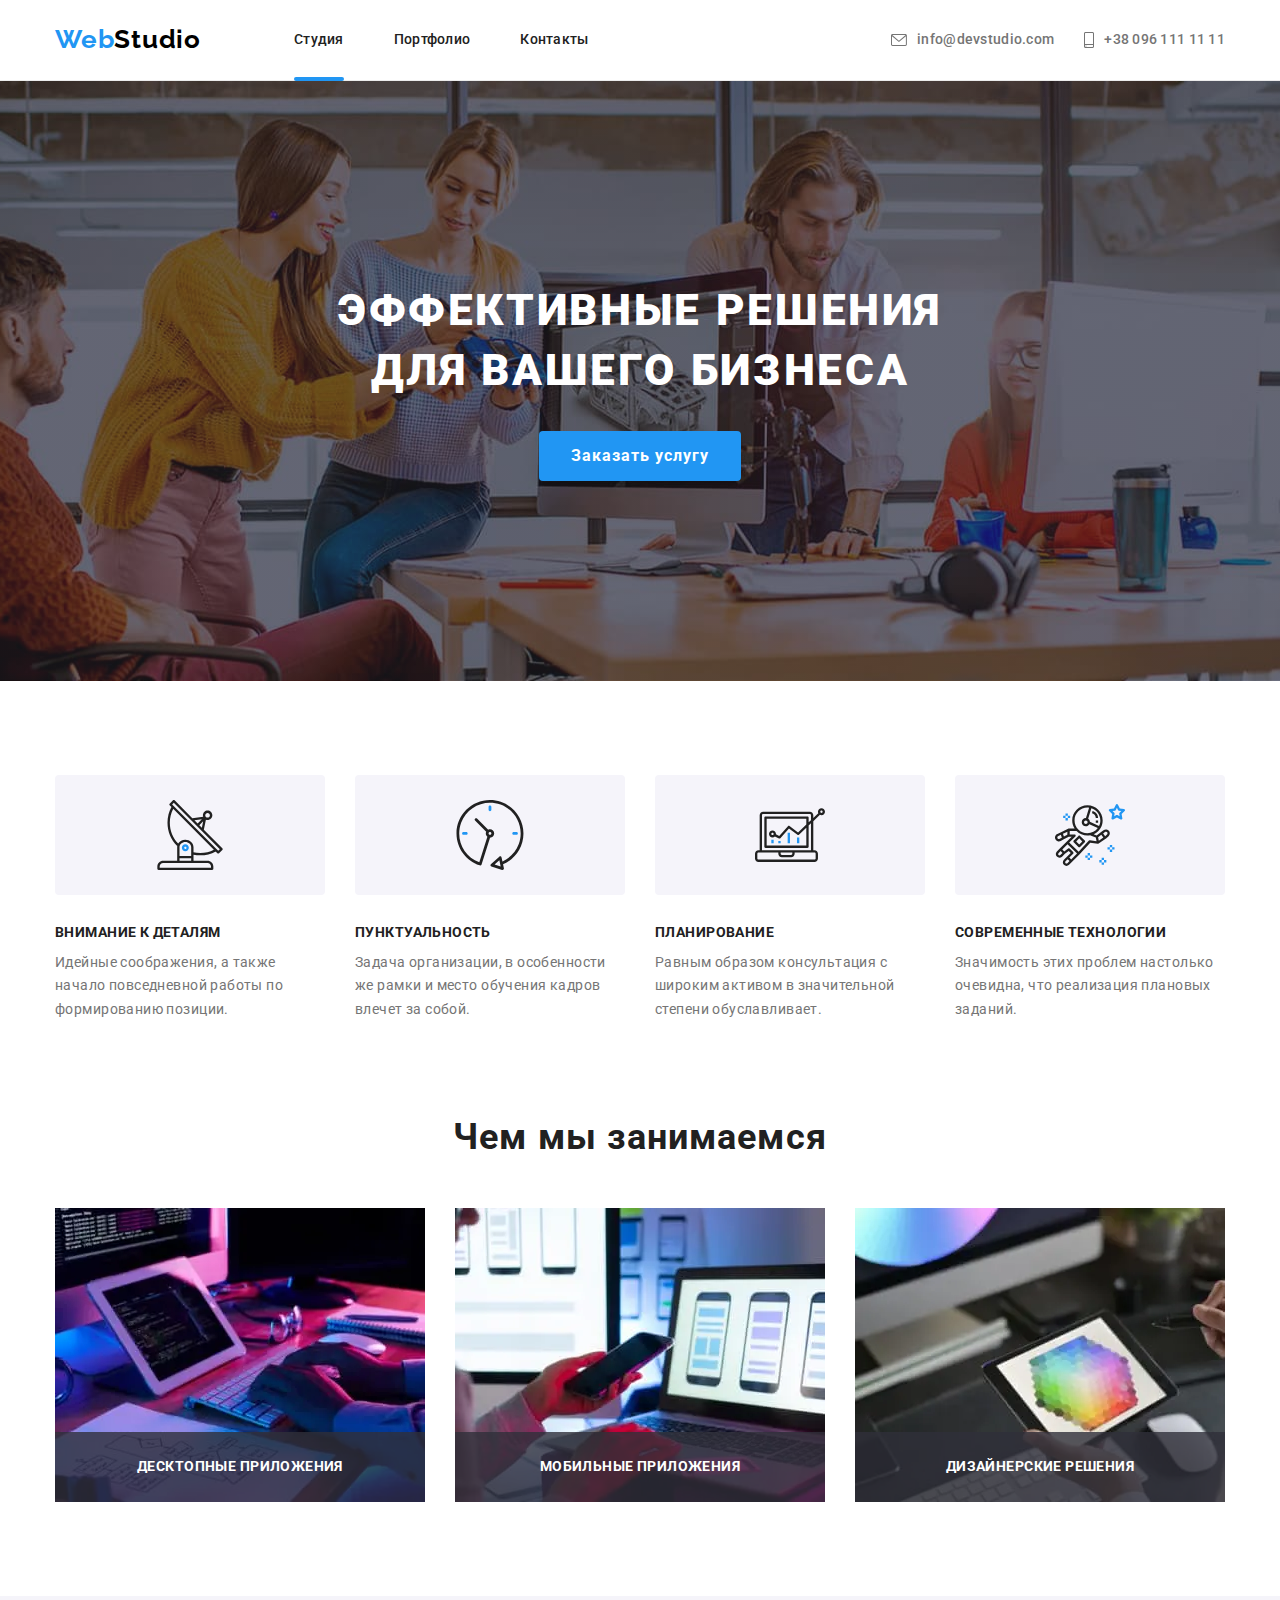
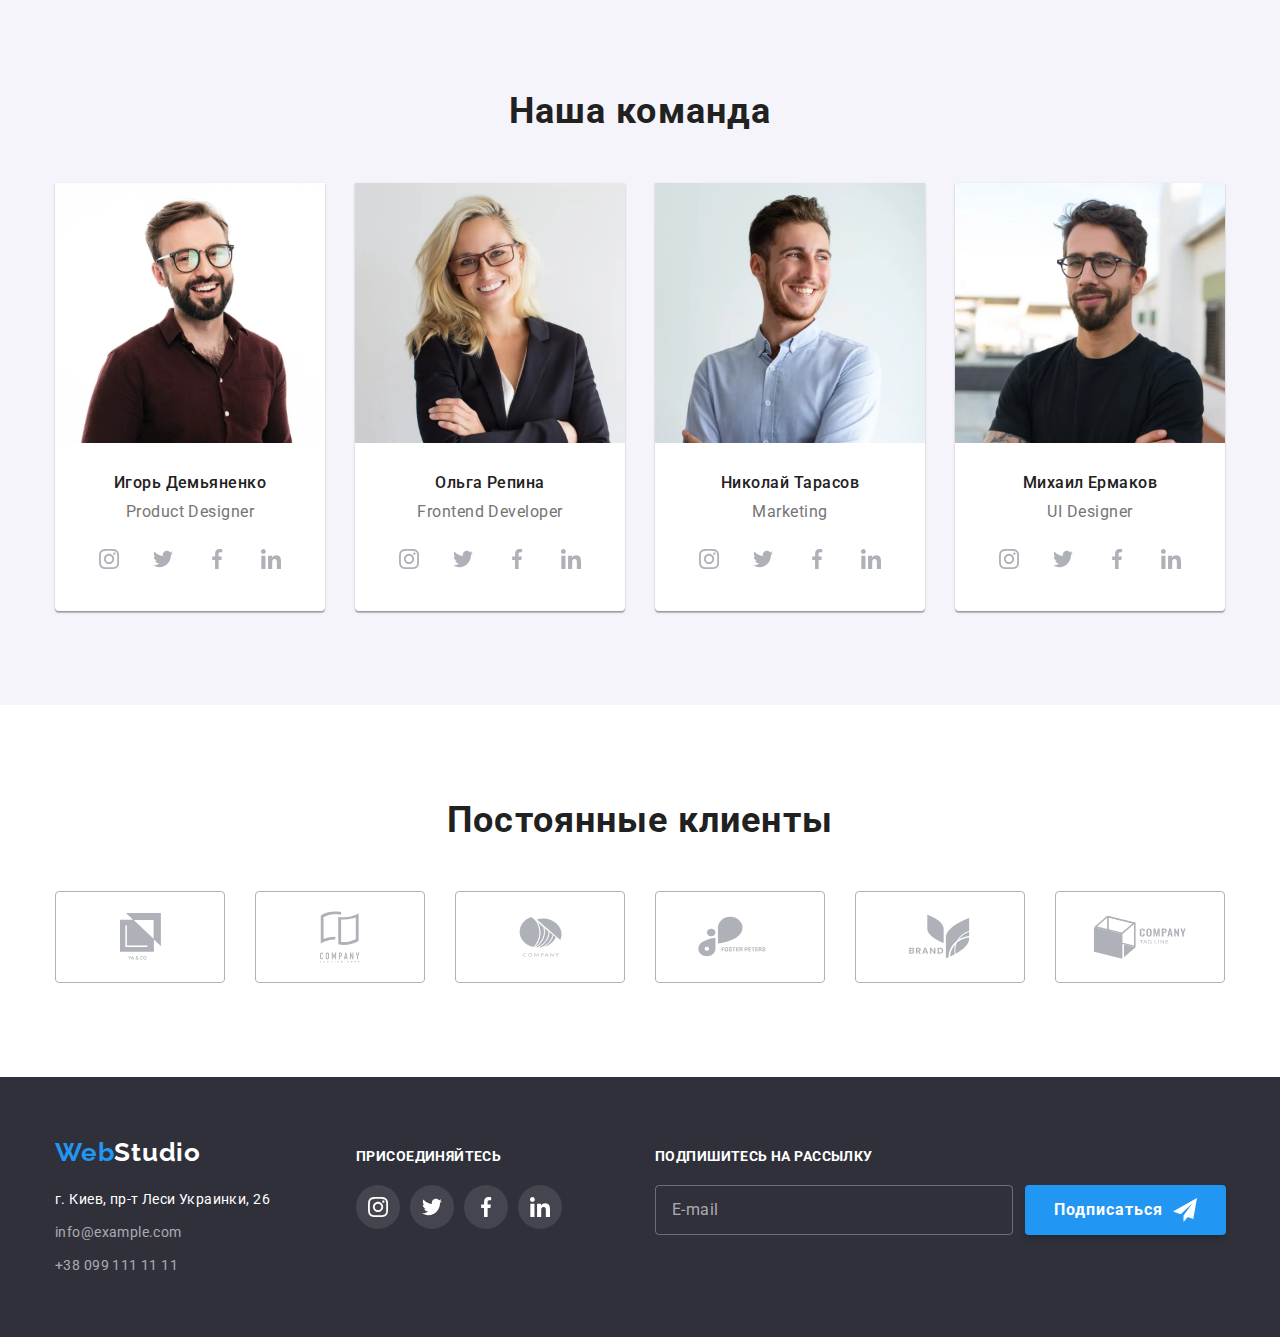
<file: index.html>
<!DOCTYPE html>
<html lang="ru">
  <head>
    <meta charset="UTF-8" />
    <meta http-equiv="X-UA-Compatible" content="IE=edge" />
    <meta name="viewport" content="width=device-width, initial-scale=1.0" />
    <title>Document</title>
    <link rel="preconnect" href="https://fonts.googleapis.com" />
    <link rel="preconnect" href="https://fonts.gstatic.com" crossorigin />
    <link
      href="https://fonts.googleapis.com/css2?family=Raleway:wght@700&family=Roboto:wght@400;500;700;900&display=swap"
      rel="stylesheet"
    />
    <link
      rel="stylesheet"
      href="https://cdnjs.cloudflare.com/ajax/libs/modern-normalize/1.1.0/modern-normalize.min.css"
    />
    <!-- <link rel="stylesheet" href="./css/styles.css" /> -->
    <link rel="stylesheet" href="./css/main.min.css" />
  </head>
  <body>
    <!--Шапка -->
    <header class="header">
      <div class="container head-container">
        <nav class="navigation">
          <a href="./index.html" class="logo header__logo link"
            >Web<span class="logo--white-theme">Studio</span></a
          >
          <ul class="navigation__list list">
            <li class="navigation__item">
              <a href="" class="navigation__link link navigation__link-current">Студия</a>
            </li>
            <li class="navigation__item">
              <a href="./portfolio.html" class="navigation__link link">Портфолио</a>
            </li>
            <li class="navigation__item"><a href="" class="navigation__link link">Контакты</a></li>
          </ul>
        </nav>
        <button class="burger-btn" data-menu-open>
          <svg class="burger-btn__icon">
            <use href="./images/symbol-defs.svg#burger-icon"></use>
          </svg>
        </button>
        <ul class="contact-list list">
          <li class="contact-list__item">
            <a class="contact-list__link link" href="mailto:info@devstudio.com">
              <svg class="contact-list__icon" width="16px" height="12px">
                <use href="./images/symbol-defs.svg#icon-envelope"></use>
              </svg>
              info@devstudio.com</a
            >
          </li>
          <li class="contact-list__item">
            <a class="contact-list__link link" href="tel:+380961111111">
              <svg class="contact-list__icon" width="10px" height="16px">
                <use href="./images/symbol-defs.svg#icon-smartphone"></use>
              </svg>
              +38 096 111 11 11</a
            >
          </li>
        </ul>
      </div>
      <div class="mobile-menu" data-menu>
        <div class="container mobile-menu__container">
          <button class="close-btn mobile-menu__close-btn" data-menu-close>
            <svg class="close-btn__icon">
              <use href="images/symbol-defs.svg#icon-close-button"></use>
            </svg>
          </button>
          <ul class="nav-mobile-list list">
            <li class="nav-mobile-list__item">
              <a class="link nav-mobile-list__link nav-mobile-list__link--current" href=""
                >Студия</a
              >
            </li>
            <li class="nav-mobile-list__item">
              <a class="link nav-mobile-list__link" href="./portfolio.html">Портфолио</a>
            </li>
            <li class="nav-mobile-list__item">
              <a class="link nav-mobile-list__link" href="">Контакты</a>
            </li>
          </ul>
          <div class="mobile-wrapper">
            <ul class="contact-mobile-list list">
              <li class="contact-mobile-list__item">
                <a
                  class="contact-mobile-list__link link contact-mobile-list__link--accent"
                  href="tel:+380961111111"
                  >+38 096 111 11 11</a
                >
              </li>
              <li class="contact-mobile-list__item">
                <a class="contact-mobile-list__link link" href="mailto:info@devstudio.com">
                  info@devstudio.com
                </a>
              </li>
            </ul>
            <ul class="mobile-social list">
              <li class="mobile-social__item">
                <a href="" class="mobile-social__link link">Instagram</a>
              </li>
              <li class="mobile-social__item">
                <a href="" class="mobile-social__link link">Twitter</a>
              </li>
              <li class="mobile-social__item">
                <a href="" class="mobile-social__link link">Facebook</a>
              </li>
              <li class="mobile-social__item">
                <a href="" class="mobile-social__link link">LinkedIn</a>
              </li>
            </ul>
          </div>
        </div>
      </div>
    </header>
    <main>
      <!--Герой -->

      <section class="hero">
        <div class="container">
          <h1 class="hero-title">Эффективные решения для вашего бизнеса</h1>
          <button type="button" class="button" data-modal-open>Заказать услугу</button>
        </div>
      </section>

      <!--Наши цели -->
      <section class="features section">
        <div class="container">
          <h2 class="hidden">Наши преимущества</h2>
          <ul class="features__list list">
            <li class="features__item">
              <div class="features__icon">
                <svg width="70" height="70">
                  <use href="./images/symbol-defs.svg#icon-antenna"></use>
                </svg>
              </div>
              <h3 class="features__title">Внимание к деталям</h3>
              <p class="features__description">
                Идейные соображения, а также начало повседневной работы по формированию позиции.
              </p>
            </li>
            <li class="features__item">
              <div class="features__icon">
                <svg width="70" height="70">
                  <use href="./images/symbol-defs.svg#icon-clock"></use>
                </svg>
              </div>
              <h3 class="features__title">Пунктуальность</h3>
              <p class="features__description">
                Задача организации, в особенности же рамки и место обучения кадров влечет за собой.
              </p>
            </li>
            <li class="features__item">
              <div class="features__icon">
                <svg width="70" height="70">
                  <use href="./images/symbol-defs.svg#icon-diagram"></use>
                </svg>
              </div>
              <h3 class="features__title">Планирование</h3>
              <p class="features__description">
                Равным образом консультация с широким активом в значительной степени обуславливает.
              </p>
            </li>
            <li class="features__item">
              <div class="features__icon">
                <svg width="70" height="70">
                  <use href="./images/symbol-defs.svg#icon-astronaut"></use>
                </svg>
              </div>
              <h3 class="features__title">Современные технологии</h3>
              <p class="features__description">
                Значимость этих проблем настолько очевидна, что реализация плановых заданий.
              </p>
            </li>
          </ul>
        </div>
      </section>

      <!--Чем мы занимаемся -->
      <section class="example section">
        <div class="container">
          <h2 class="section__title">Чем мы занимаемся</h2>
          <ul class="example__list list">
            <li class="example__item">
              <picture>
                <source
                  media="(min-width: 1200px)"
                  srcset="
                    ./images/expamples/work-exp-1-desktop.webp    1x,
                    ./images/expamples/work-exp-1-desktop@2x.webp 2x
                  "
                  type="image/webp"
                />
                <source
                  media="(min-width: 1200px)"
                  srcset="
                    ./images/expamples/work-exp-1-desktop.jpg    1x,
                    ./images/expamples/work-exp-1-desktop@2x.jpg 2x
                  "
                />
                <img src="./images/expamples/work-exp-1-desktop.jpg" alt="Фото примера работ 1" />
              </picture>

              <p class="example__description">Десктопные приложения</p>
            </li>
            <li class="example__item">
              <picture>
                <source
                  media="(min-width: 1200px)"
                  srcset="
                    ./images/expamples/work-exp-2-desktop.webp    1x,
                    ./images/expamples/work-exp-2-desktop@2x.webp 2x
                  "
                  type="image/webp"
                />
                <source
                  media="(min-width: 1200px)"
                  srcset="
                    ./images/expamples/work-exp-2-desktop.jpg    1x,
                    ./images/expamples/work-exp-2-desktop@2x.jpg 2x
                  "
                />
                <img src="./images/expamples/work-exp-2-desktop.jpg" alt="Фото примера работ 2" />
              </picture>
              <p class="example__description">Мобильные приложения</p>
            </li>
            <li class="example__item">
              <picture>
                <source
                  media="(min-width: 1200px)"
                  srcset="
                    ./images/expamples/work-exp-3-desktop.webp    1x,
                    ./images/expamples/work-exp-3-desktop@2x.webp 2x
                  "
                  type="image/webp"
                />
                <source
                  media="(min-width: 1200px)"
                  srcset="
                    ./images/expamples/work-exp-3-desktop.jpg    1x,
                    ./images/expamples/work-exp-3-desktop@2x.jpg 2x
                  "
                />
                <img src="./images/expamples/work-exp-3-desktop.jpg" alt="Фото примера работ 3" />
              </picture>
              <p class="example__description">Дизайнерские решения</p>
            </li>
          </ul>
        </div>
      </section>

      <!--Наша команда -->
      <section class="team section">
        <div class="container">
          <h2 class="section__title">Наша команда</h2>
          <ul class="team__list list">
            <li class="team__item">
              <picture>
                <source
                  media="(min-width: 1200px)"
                  srcset="
                    ./images/team/demyanenko-desktop.webp    1x,
                    ./images/team/demyanenko-desktop@2x.webp 2x
                  "
                  type="image/webp"
                />
                <source
                  media="(min-width: 1200px)"
                  srcset="
                    ./images/team/demyanenko-desktop.jpg    1x,
                    ./images/team/demyanenko-desktop@2x.jpg 2x
                  "
                />
                <source
                  media="(min-width: 768px)"
                  srcset="
                    ./images/team/demyanenko-tablet.webp    1x,
                    ./images/team/demyanenko-tablet@2x.webp 2x
                  "
                  type="image/webp"
                />
                <source
                  media="(min-width: 768px)"
                  srcset="
                    ./images/team/demyanenko-tablet.jpg    1x,
                    ./images/team/demyanenko-tablet@2x.jpg 2x
                  "
                />
                <source
                  media="(min-width: 280px)"
                  srcset="
                    ./images/team/demyanenko-mobile.webp    1x,
                    ./images/team/demyanenko-mobile@2x.webp 2x
                  "
                  type="image/webp"
                />
                <source
                  media="(min-width: 280px)"
                  srcset="
                    ./images/team/demyanenko-mobile.jpg    1x,
                    ./images/team/demyanenko-mobile@2x.jpg 2x
                  "
                />
                <img src="./images/team/demyanenko-mobile.jpg" alt="Фото Игоря Демьяненко" />
              </picture>

              <div class="team__info">
                <h3 class="team__names">Игорь Демьяненко</h3>
                <p class="team__profession">Product Designer</p>

                <ul class="social-list team__social-list list">
                  <li class="social-list__item">
                    <a href="" class="social-list__links social-list__links--team link">
                      <svg class="social-list__icon">
                        <use href="./images/symbol-defs.svg#icon-instagram"></use>
                      </svg>
                    </a>
                  </li>
                  <li class="social-list__item">
                    <a href="" class="social-list__links social-list__links--team link">
                      <svg class="social-list__icon">
                        <use href="./images/symbol-defs.svg#icon-twitter"></use>
                      </svg>
                    </a>
                  </li>
                  <li class="social-list__item">
                    <a href="" class="social-list__links social-list__links--team link">
                      <svg class="social-list__icon">
                        <use href="./images/symbol-defs.svg#icon-facebook-1"></use>
                      </svg>
                    </a>
                  </li>
                  <li class="social-list__item">
                    <a href="" class="social-list__links social-list__links--team link"
                      ><svg class="social-list__icon">
                        <use href="./images/symbol-defs.svg#icon-linkedin"></use>
                      </svg>
                    </a>
                  </li>
                </ul>
              </div>
            </li>
            <li class="team__item">
              <picture>
                <source
                  media="(min-width: 1200px)"
                  srcset="
                    ./images/team/repina-desktop.webp    1x,
                    ./images/team/repina-desktop@2x.webp 2x
                  "
                  type="image/webp"
                />
                <source
                  media="(min-width: 1200px)"
                  srcset="
                    ./images/team/repina-desktop.jpg    1x,
                    ./images/team/repina-desktop@2x.jpg 2x
                  "
                />
                <source
                  media="(min-width: 768px)"
                  srcset="
                    ./images/team/repina-tablet.webp    1x,
                    ./images/team/repina-tablet@2x.webp 2x
                  "
                  type="image/webp"
                />
                <source
                  media="(min-width: 768px)"
                  srcset="./images/team/repina-tablet.jpg 1x, ./images/team/repina-tablet@2x.jpg 2x"
                />
                <source
                  media="(min-width: 280px)"
                  srcset="
                    ./images/team/repina-mobile.webp    1x,
                    ./images/team/repina-mobile@2x.webp 2x
                  "
                  type="image/webp"
                />
                <source
                  media="(min-width: 280px)"
                  srcset="./images/team/repina-mobile.jpg 1x, ./images/team/repina-mobile@2x.jpg 2x"
                />
                <img src="./images/team/repina-mobile.jpg" alt="Фото Ольга Репина" />
              </picture>
              <div class="team__info">
                <h3 class="team__names">Ольга Репина</h3>
                <p class="team__profession">Frontend Developer</p>
                <ul class="social-list team__social-list list">
                  <li class="social-list__item">
                    <a href="" class="social-list__links social-list__links--team link">
                      <svg class="social-list__icon">
                        <use href="./images/symbol-defs.svg#icon-instagram"></use>
                      </svg>
                    </a>
                  </li>
                  <li class="social-list__item">
                    <a href="" class="social-list__links social-list__links--team link">
                      <svg class="social-list__icon">
                        <use href="./images/symbol-defs.svg#icon-twitter"></use>
                      </svg>
                    </a>
                  </li>
                  <li class="social-list__item">
                    <a href="" class="social-list__links social-list__links--team link">
                      <svg class="social-list__icon">
                        <use href="./images/symbol-defs.svg#icon-facebook-1"></use>
                      </svg>
                    </a>
                  </li>
                  <li class="social-list__item">
                    <a href="" class="social-list__links social-list__links--team link"
                      ><svg class="social-list__icon">
                        <use href="./images/symbol-defs.svg#icon-linkedin"></use>
                      </svg>
                    </a>
                  </li>
                </ul>
              </div>
            </li>
            <li class="team__item">
              <picture>
                <source
                  media="(min-width: 1200px)"
                  srcset="
                    ./images/team/tarasov-desktop.webp    1x,
                    ./images/team/tarasov-desktop@2x.webp 2x
                  "
                  type="image/webp"
                />
                <source
                  media="(min-width: 1200px)"
                  srcset="
                    ./images/team/tarasov-desktop.jpg    1x,
                    ./images/team/tarasov-desktop@2x.jpg 2x
                  "
                />
                <source
                  media="(min-width: 768px)"
                  srcset="
                    ./images/team/tarasov-tablet.webp    1x,
                    ./images/team/tarasov-tablet@2x.webp 2x
                  "
                  type="image/webp"
                />
                <source
                  media="(min-width: 768px)"
                  srcset="
                    ./images/team/tarasov-tablet.jpg    1x,
                    ./images/team/tarasov-tablet@2x.jpg 2x
                  "
                />
                <source
                  media="(min-width: 280px)"
                  srcset="
                    ./images/team/tarasov-mobile.webp    1x,
                    ./images/team/tarasov-mobile@2x.webp 2x
                  "
                  type="image/webp"
                />
                <source
                  media="(min-width: 280px)"
                  srcset="
                    ./images/team/tarasov-mobile.jpg    1x,
                    ./images/team/tarasov-mobile@2x.jpg 2x
                  "
                />
                <img src="./images/team/tarasov-mobile.jpg" alt="Фото Николай Тарасов" />
              </picture>
              <div class="team__info">
                <h3 class="team__names">Николай Тарасов</h3>
                <p class="team__profession">Marketing</p>
                <ul class="social-list team__social-list list">
                  <li class="social-list__item">
                    <a href="" class="social-list__links social-list__links--team link">
                      <svg class="social-list__icon">
                        <use href="./images/symbol-defs.svg#icon-instagram"></use>
                      </svg>
                    </a>
                  </li>
                  <li class="social-list__item">
                    <a href="" class="social-list__links social-list__links--team link">
                      <svg class="social-list__icon">
                        <use href="./images/symbol-defs.svg#icon-twitter"></use>
                      </svg>
                    </a>
                  </li>
                  <li class="social-list__item">
                    <a href="" class="social-list__links social-list__links--team link">
                      <svg class="social-list__icon">
                        <use href="./images/symbol-defs.svg#icon-facebook-1"></use>
                      </svg>
                    </a>
                  </li>
                  <li class="social-list__item">
                    <a href="" class="social-list__links social-list__links--team link"
                      ><svg class="social-list__icon">
                        <use href="./images/symbol-defs.svg#icon-linkedin"></use>
                      </svg>
                    </a>
                  </li>
                </ul>
              </div>
            </li>
            <li class="team__item">
              <picture>
                <source
                  media="(min-width: 1200px)"
                  srcset="
                    ./images/team/ermakov-desktop.webp    1x,
                    ./images/team/ermakov-desktop@2x.webp 2x
                  "
                  type="image/webp"
                />
                <source
                  media="(min-width: 1200px)"
                  srcset="
                    ./images/team/ermakov-desktop.jpg    1x,
                    ./images/team/ermakov-desktop@2x.jpg 2x
                  "
                />
                <source
                  media="(min-width: 768px)"
                  srcset="
                    ./images/team/ermakov-tablet.webp    1x,
                    ./images/team/ermakov-tablet@2x.webp 2x
                  "
                  type="image/webp"
                />
                <source
                  media="(min-width: 768px)"
                  srcset="
                    ./images/team/ermakov-tablet.jpg    1x,
                    ./images/team/ermakov-tablet@2x.jpg 2x
                  "
                />
                <source
                  media="(min-width: 280px)"
                  srcset="
                    ./images/team/ermakov-mobile.webp    1x,
                    ./images/team/ermakov-mobile@2x.webp 2x
                  "
                  type="image/webp"
                />
                <source
                  media="(min-width: 280px)"
                  srcset="
                    ./images/team/ermakov-mobile.jpg    1x,
                    ./images/team/ermakov-mobile@2x.jpg 2x
                  "
                />
                <img src="./images/team/ermakov-mobile.jpg" alt="Фото Михаил Ермаков" />
              </picture>
              <div class="team__info">
                <h3 class="team__names">Михаил Ермаков</h3>
                <p class="team__profession">UI Designer</p>
                <ul class="social-list team__social-list list">
                  <li class="social-list__item">
                    <a href="" class="social-list__links social-list__links--team link">
                      <svg class="social-list__icon">
                        <use href="./images/symbol-defs.svg#icon-instagram"></use>
                      </svg>
                    </a>
                  </li>
                  <li class="social-list__item">
                    <a href="" class="social-list__links social-list__links--team link">
                      <svg class="social-list__icon">
                        <use href="./images/symbol-defs.svg#icon-twitter"></use>
                      </svg>
                    </a>
                  </li>
                  <li class="social-list__item">
                    <a href="" class="social-list__links social-list__links--team link">
                      <svg class="social-list__icon">
                        <use href="./images/symbol-defs.svg#icon-facebook-1"></use>
                      </svg>
                    </a>
                  </li>
                  <li class="social-list__item">
                    <a href="" class="social-list__links social-list__links--team link"
                      ><svg class="social-list__icon">
                        <use href="./images/symbol-defs.svg#icon-linkedin"></use>
                      </svg>
                    </a>
                  </li>
                </ul>
              </div>
            </li>
          </ul>
        </div>
      </section>

      <!-- постоянные клиенты -->
      <section class="clients section">
        <div class="container">
          <h2 class="section__title">Постоянные клиенты</h2>
          <ul class="clients__list list">
            <li class="clients__item">
              <a href="" class="clients__link link">
                <svg width="41" height="47">
                  <use href="./images/symbol-defs.svg#icon-group"></use>
                </svg>
              </a>
            </li>
            <li class="clients__item">
              <a href="" class="clients__link link">
                <svg width="40" height="52">
                  <use href="./images/symbol-defs.svg#icon-group-1"></use>
                </svg>
              </a>
            </li>
            <li class="clients__item">
              <a href="" class="clients__link link">
                <svg width="43" height="41">
                  <use href="./images/symbol-defs.svg#icon-group-2"></use>
                </svg>
              </a>
            </li>
            <li class="clients__item">
              <a href="" class="clients__link link">
                <svg width="84" height="41">
                  <use href="./images/symbol-defs.svg#icon-group-5"></use>
                </svg>
              </a>
            </li>
            <li class="clients__item">
              <a href="" class="clients__link link">
                <svg width="63" height="45">
                  <use href="./images/symbol-defs.svg#icon-group-3"></use>
                </svg>
              </a>
            </li>
            <li class="clients__item">
              <a href="" class="clients__link link">
                <svg width="94" height="44">
                  <use href="./images/symbol-defs.svg#icon-group-4"></use>
                </svg>
              </a>
            </li>
          </ul>
        </div>
      </section>
    </main>

    <!-- Футер -->
    <footer class="footer">
      <div class="footer-container container">
        <div class="footer-address">
          <a class="logo footer__logo link" href="./"
            >Web<span class="logo--dark-theme">Studio</span></a
          >
          <address class="address">
            <ul class="address__list list">
              <li class="address__item">
                <a
                  class="address__destination-link link"
                  href=""
                  target="_blank"
                  rel="noopener noreferrer"
                  >г. Киев, пр-т Леси Украинки, 26</a
                >
              </li>
              <li class="address__item">
                <a class="address__contact-link link" href="mailto:info@example.com"
                  >info@example.com</a
                >
              </li>
              <li class="address__item">
                <a class="address__contact-link link" href="tel:+380991111111">+38 099 111 11 11</a>
              </li>
            </ul>
          </address>
        </div>
        <div class="footer__social">
          <h2 class="footer__social-title">присоединяйтесь</h2>
          <ul class="social-list footer__social-list list">
            <li class="footer__social-link">
              <a href="" class="social-list__links social-list__links--footer link">
                <svg class="social-list__icon">
                  <use href="./images/symbol-defs.svg#icon-instagram"></use>
                </svg>
              </a>
            </li>
            <li class="footer__social-link">
              <a href="" class="social-list__links social-list__links--footer link">
                <svg class="social-list__icon">
                  <use href="./images/symbol-defs.svg#icon-twitter"></use>
                </svg>
              </a>
            </li>
            <li class="footer__social-link">
              <a href="" class="social-list__links social-list__links--footer link">
                <svg class="social-list__icon">
                  <use href="./images/symbol-defs.svg#icon-facebook-1"></use>
                </svg>
              </a>
            </li>
            <li class="footer__social-link">
              <a href="" class="social-list__links social-list__links--footer link">
                <svg class="social-list__icon">
                  <use href="./images/symbol-defs.svg#icon-linkedin"></use>
                </svg>
              </a>
            </li>
          </ul>
        </div>
        <div class="submit">
          <h2 class="submit__title">Подпишитесь на рассылку</h2>
          <form class="submit__form" name="subscribe">
            <input
              type="email"
              name="user-email"
              placeholder="E-mail"
              class="submit__input"
              submit
              required
              title="Заполните Ваш Email"
            />
            <button type="submit" class="button submit__button">
              Подписаться
              <svg width="24" height="24" class="submit__icon">
                <use href="./images/symbol-defs.svg#icon-send"></use>
              </svg>
            </button>
          </form>
        </div>
      </div>
    </footer>

    <!-- BACKDROP and MODAL -->
    <div class="backdrop is-hidden" data-modal>
      <div class="modal">
        <form class="modal__form">
          <button type="button" class="modal__close-button" data-modal-close>
            <svg class="modal__close-icon" width="18" height="18">
              <use href="./images/symbol-defs.svg#icon-close-button"></use>
            </svg>
          </button>
          <p class="modal__title">Оставьте свои данные, мы вам перезвоним</p>
          <label class="modal__input-field">
            Имя
            <span class="modal__input-wrapper"
              ><input
                type="text"
                class="modal__input"
                title="Введите имя латиницей или кириллицей"
                placeholder=""
                required
                minlength="2"
                pattern="[a-zA-Zа-яёА-ЯЁ]+"
                name="user-name"
              />
              <svg width="18" height="18" class="modal__icon">
                <use href="./images/symbol-defs.svg#icon-person"></use>
              </svg>
            </span>
          </label>

          <label class="modal__input-field">
            Телефон
            <span class="modal__input-wrapper"
              ><input
                type="tel"
                class="modal__input"
                title="Введите Ваш телефон в формате 063-111-11-11"
                placeholder=""
                required
                name="user-phone"
                pattern="[0-9]{3}-[0-9]{3}-[0-9]{2}-[0-9]{2}"
              />
              <svg width="18" height="18" class="modal__icon">
                <use href="./images/symbol-defs.svg#icon-phone"></use>
              </svg>
            </span>
          </label>

          <label class="modal__input-field">
            Почта
            <span class="modal__input-wrapper"
              ><input
                type="email"
                class="modal__input"
                title="Введите адрес электронной почты"
                required
                name="user-email"
              />
              <svg width="18" height="18" class="modal__icon">
                <use href="./images/symbol-defs.svg#icon-email"></use>
              </svg>
            </span>
          </label>
          <label class="modal__input-field">
            Комментарий<textarea class="modal__message-field" placeholder="Введите тест"></textarea>
          </label>

          <label class="modal__license">
            <input
              type="checkbox"
              class="modal__checkbox hidden"
              name="license-check"
              value="license-agree"
            />
            <span class="modal__checkbox-icon"></span>
            Соглашаюсь с рассылкой и принимаю
            <a href="#" class="link modal__license-link"> Условия договора</a>
          </label>

          <button type="submit" class="modal-bttn">Отправить</button>
        </form>
      </div>
    </div>
    <script src="./js/modal.js"></script>
    <script src="./js/menu.js"></script>
  </body>
</html>
</file>
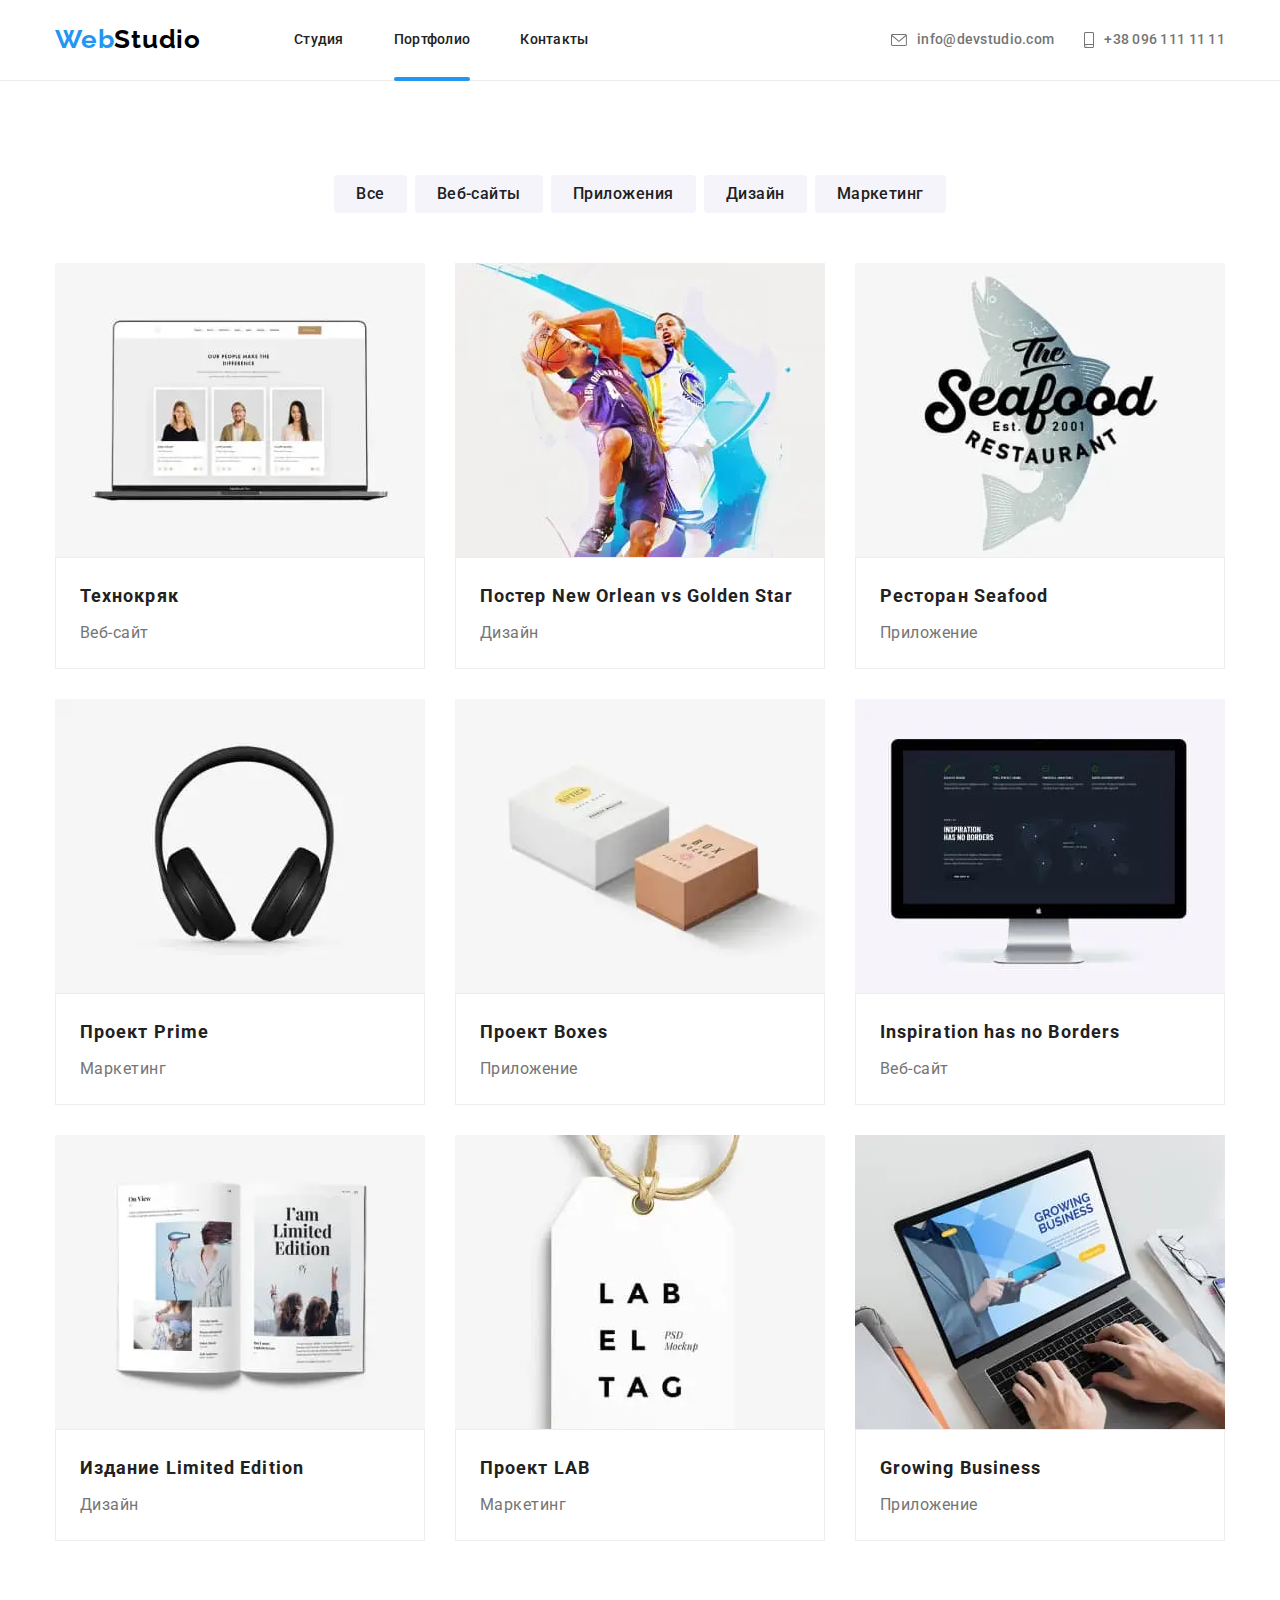
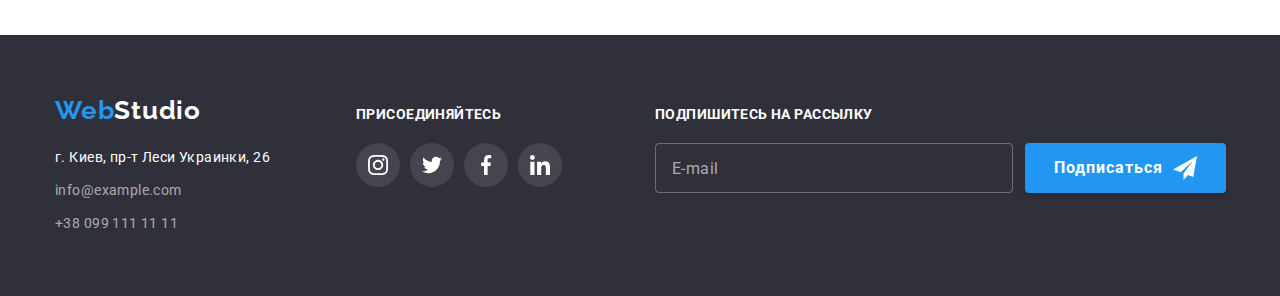
<file: portfolio.html>
<!DOCTYPE html>
<html lang="ru">
  <head>
    <meta charset="UTF-8" />
    <meta http-equiv="X-UA-Compatible" content="IE=edge" />
    <meta name="viewport" content="width=device-width, initial-scale=1.0" />
    <title>Document</title>
    <link rel="preconnect" href="https://fonts.googleapis.com" />
    <link rel="preconnect" href="https://fonts.gstatic.com" crossorigin />
    <link
      href="https://fonts.googleapis.com/css2?family=Raleway:wght@700&family=Roboto:wght@400;500;700;900&display=swap"
      rel="stylesheet"
    />
    <link
      rel="stylesheet"
      href="https://cdnjs.cloudflare.com/ajax/libs/modern-normalize/1.1.0/modern-normalize.min.css"
    />
    <!-- <link rel="stylesheet" href="./css/styles.css" /> -->
    <link rel="stylesheet" href="./css/main.min.css" />
  </head>
  <body>
    <!--Шапка -->
    <header class="header">
      <div class="container head-container">
        <nav class="navigation">
          <a href="./index.html" class="logo header__logo link"
            >Web<span class="logo--white-theme">Studio</span></a
          >
          <ul class="navigation__list list">
            <li class="navigation__item">
              <a href="./index.html" class="navigation__link link">Студия</a>
            </li>
            <li class="navigation__item">
              <a href="./portfolio.html" class="navigation__link link navigation__link-current"
                >Портфолио</a
              >
            </li>
            <li class="navigation__item"><a href="" class="navigation__link link">Контакты</a></li>
          </ul>
        </nav>
        <button class="burger-btn" data-menu-open>
          <svg class="burger-btn__icon">
            <use href="./images/symbol-defs.svg#burger-icon"></use>
          </svg>
        </button>
        <ul class="contact-list list">
          <li class="contact-list__item">
            <a class="contact-list__link link" href="mailto:info@devstudio.com">
              <svg class="contact-list__icon" width="16px" height="12px">
                <use href="./images/symbol-defs.svg#icon-envelope"></use>
              </svg>
              info@devstudio.com</a
            >
          </li>
          <li class="contact-list__item">
            <a class="contact-list__link link" href="tel:+380961111111">
              <svg class="contact-list__icon" width="10px" height="16px">
                <use href="./images/symbol-defs.svg#icon-smartphone"></use>
              </svg>
              +38 096 111 11 11</a
            >
          </li>
        </ul>
      </div>
      <div class="mobile-menu" data-menu>
        <div class="container mobile-menu__container">
          <button class="close-btn mobile-menu__close-btn" data-menu-close>
            <svg class="close-btn__icon">
              <use href="images/symbol-defs.svg#icon-close-button"></use>
            </svg>
          </button>
          <ul class="nav-mobile-list list">
            <li class="nav-mobile-list__item">
              <a class="link nav-mobile-list__link" href="./index.html">Студия</a>
            </li>
            <li class="nav-mobile-list__item">
              <a class="link nav-mobile-list__link nav-mobile-list__link--current" href=""
                >Портфолио</a
              >
            </li>
            <li class="nav-mobile-list__item">
              <a class="link nav-mobile-list__link" href="">Контакты</a>
            </li>
          </ul>
          <div class="mobile-wrapper">
            <ul class="contact-mobile-list list">
              <li class="contact-mobile-list__item">
                <a
                  class="contact-mobile-list__link link contact-mobile-list__link--accent"
                  href="tel:+380961111111"
                  >+38 096 111 11 11</a
                >
              </li>
              <li class="contact-mobile-list__item">
                <a class="contact-mobile-list__link link" href="mailto:info@devstudio.com">
                  info@devstudio.com
                </a>
              </li>
            </ul>
            <ul class="mobile-social list">
              <li class="mobile-social__item">
                <a href="" class="mobile-social__link link">Instagram</a>
              </li>
              <li class="mobile-social__item">
                <a href="" class="mobile-social__link link">Twitter</a>
              </li>
              <li class="mobile-social__item">
                <a href="" class="mobile-social__link link">Facebook</a>
              </li>
              <li class="mobile-social__item">
                <a href="" class="mobile-social__link link">LinkedIn</a>
              </li>
            </ul>
          </div>
        </div>
      </div>
    </header>
    <main>
      <!-- Портфолио -->
      <section class="portfolio section">
        <div class="container">
          <h1 class="portfolio__title hidden">Портфолио</h1>
          <ul class="portfolio__selector-list list">
            <li class="portfolio__selector-item">
              <button class="portfolio__selector-bttn" type="button">Все</button>
            </li>
            <li class="portfolio__selector-item">
              <button class="portfolio__selector-bttn" type="button">Веб-сайты</button>
            </li>
            <li class="portfolio__selector-item">
              <button class="portfolio__selector-bttn" type="button">Приложения</button>
            </li>
            <li class="portfolio__selector-item">
              <button class="portfolio__selector-bttn" type="button">Дизайн</button>
            </li>
            <li class="portfolio__selector-item">
              <button class="portfolio__selector-bttn" type="button">Маркетинг</button>
            </li>
          </ul>

          <ul class="portfolio__list list">
            <li class="portfolio__item">
              <a class="portfolio__link link" href="">
                <div class="portfolio__info-wrap">
                  <picture>
                    <source
                      media="(min-width: 1200px)"
                      srcset="
                        ./images/portfolio/technokryak-desktop.webp    1x,
                        ./images/portfolio/technokryak-desktop@2x.webp 2x
                      "
                      type="image/webp"
                    />
                    <source
                      media="(min-width: 1200px)"
                      srcset="
                        ./images/portfolio/technokryak-desktop.jpg    1x,
                        ./images/portfolio/technokryak-desktop@2x.jpg 2x
                      "
                    />
                    <source
                      media="(min-width: 768px)"
                      srcset="
                        ./images/portfolio/technokryak-tablet.webp    1x,
                        ./images/portfolio/technokryak-tablet@2x.webp 2x
                      "
                      type="image/webp"
                    />
                    <source
                      media="(min-width: 768px)"
                      srcset="
                        ./images/portfolio/technokryak-tablet.jpg    1x,
                        ./images/portfolio/technokryak-tablet@2x.jpg 2x
                      "
                    />
                    <source
                      media="(min-width: 280px)"
                      srcset="
                        ./images/portfolio/technokryak-mobile.webp    1x,
                        ./images/portfolio/technokryak-mobile@2x.webp 2x
                      "
                      type="image/webp"
                    />
                    <source
                      media="(min-width: 280px)"
                      srcset="
                        ./images/portfolio/technokryak-mobile.jpg    1x,
                        ./images/portfolio/technokryak-mobile@2x.jpg 2x
                      "
                    />
                    <img
                      src="./images/portfolio/technokryak-mobile.jpg"
                      alt="вэб сайт технокряк"
                      class="portfolio__img"
                    />
                  </picture>

                  <p class="portfolio__info-overlay">
                    Технокряк это современная площадка распространения коронавируса. Компании
                    используют эту платформу для цифрового шпионажа и атак на защищённые сервера
                    конкурентов.
                  </p>
                </div>
                <div class="portfolio__description">
                  <h2 class="portfolio__description-title">Технокряк</h2>
                  <p class="portfolio__description-type">Веб-сайт</p>
                </div>
              </a>
            </li>
            <li class="portfolio__item">
              <a class="portfolio__link link" href="">
                <div class="portfolio__info-wrap">
                  <picture>
                    <source
                      media="(min-width: 1200px)"
                      srcset="
                        ./images/portfolio/poster-desktop.webp    1x,
                        ./images/portfolio/poster-desktop@2x.webp 2x
                      "
                      type="image/webp"
                    />
                    <source
                      media="(min-width: 1200px)"
                      srcset="
                        ./images/portfolio/poster-desktop.jpg    1x,
                        ./images/portfolio/poster-desktop@2x.jpg 2x
                      "
                    />
                    <source
                      media="(min-width: 768px)"
                      srcset="
                        ./images/portfolio/poster-tablet.webp    1x,
                        ./images/portfolio/poster-tablet@2x.webp 2x
                      "
                      type="image/webp"
                    />
                    <source
                      media="(min-width: 768px)"
                      srcset="
                        ./images/portfolio/poster-tablet.jpg    1x,
                        ./images/portfolio/poster-tablet@2x.jpg 2x
                      "
                    />
                    <source
                      media="(min-width: 280px)"
                      srcset="
                        ./images/portfolio/poster-mobile.webp    1x,
                        ./images/portfolio/poster-mobile@2x.webp 2x
                      "
                      type="image/webp"
                    />
                    <source
                      media="(min-width: 280px)"
                      srcset="
                        ./images/portfolio/poster-mobile.jpg    1x,
                        ./images/portfolio/poster-mobile@2x.jpg 2x
                      "
                    />
                    <img
                      src="./images/portfolio/poster-mobile.jpg"
                      alt="Постер Новый орлеан"
                      class="portfolio__img"
                    />
                  </picture>

                  <p class="portfolio__info-overlay">
                    Технокряк это современная площадка распространения коронавируса. Компании
                    используют эту платформу для цифрового шпионажа и атак на защищённые сервера
                    конкурентов.
                  </p>
                </div>
                <div class="portfolio__description">
                  <h2 class="portfolio__description-title">Постер New Orlean vs Golden Star</h2>
                  <p class="portfolio__description-type">Дизайн</p>
                </div>
              </a>
            </li>
            <li class="portfolio__item">
              <a class="portfolio__link link" href="">
                <div class="portfolio__info-wrap">
                  <picture>
                    <source
                      media="(min-width: 1200px)"
                      srcset="
                        ./images/portfolio/seafood-restaurant-desktop.webp    1x,
                        ./images/portfolio/seafood-restaurant-desktop@2x.webp 2x
                      "
                      type="image/webp"
                    />
                    <source
                      media="(min-width: 1200px)"
                      srcset="
                        ./images/portfolio/seafood-restaurant-desktop.jpg    1x,
                        ./images/portfolio/seafood-restaurant-desktop@2x.jpg 2x
                      "
                    />
                    <source
                      media="(min-width: 768px)"
                      srcset="
                        ./images/portfolio/seafood-restaurant-tablet.webp    1x,
                        ./images/portfolio/seafood-restaurant-tablet@2x.webp 2x
                      "
                      type="image/webp"
                    />
                    <source
                      media="(min-width: 768px)"
                      srcset="
                        ./images/portfolio/seafood-restaurant-tablet.jpg    1x,
                        ./images/portfolio/seafood-restaurant-tablet@2x.jpg 2x
                      "
                    />
                    <source
                      media="(min-width: 280px)"
                      srcset="
                        ./images/portfolio/seafood-restaurant-mobile.webp    1x,
                        ./images/portfolio/seafood-restaurant-mobile@2x.webp 2x
                      "
                      type="image/webp"
                    />
                    <source
                      media="(min-width: 280px)"
                      srcset="
                        ./images/portfolio/seafood-restaurant-mobile.jpg    1x,
                        ./images/portfolio/seafood-restaurant-mobile@2x.jpg 2x
                      "
                    />
                    <img
                      src="./images/portfolio/seafood-restaurant-mobile.jpg"
                      alt="ресторан сифуд"
                      class="portfolio__img"
                    />
                  </picture>

                  <p class="portfolio__info-overlay">
                    Технокряк это современная площадка распространения коронавируса. Компании
                    используют эту платформу для цифрового шпионажа и атак на защищённые сервера
                    конкурентов.
                  </p>
                </div>
                <div class="portfolio__description">
                  <h2 class="portfolio__description-title">Ресторан Seafood</h2>
                  <p class="portfolio__description-type">Приложение</p>
                </div>
              </a>
            </li>
            <li class="portfolio__item">
              <a class="portfolio__link link" href="">
                <div class="portfolio__info-wrap">
                  <picture>
                    <source
                      media="(min-width: 1200px)"
                      srcset="
                        ./images/portfolio/project-prime-desktop.webp    1x,
                        ./images/portfolio/project-prime-desktop@2x.webp 2x
                      "
                      type="image/webp"
                    />
                    <source
                      media="(min-width: 1200px)"
                      srcset="
                        ./images/portfolio/project-prime-desktop.jpg    1x,
                        ./images/portfolio/project-prime-desktop@2x.jpg 2x
                      "
                    />
                    <source
                      media="(min-width: 768px)"
                      srcset="
                        ./images/portfolio/project-prime-tablet.webp    1x,
                        ./images/portfolio/project-prime-tablet@2x.webp 2x
                      "
                      type="image/webp"
                    />
                    <source
                      media="(min-width: 768px)"
                      srcset="
                        ./images/portfolio/project-prime-tablet.jpg    1x,
                        ./images/portfolio/project-prime-tablet@2x.jpg 2x
                      "
                    />
                    <source
                      media="(min-width: 280px)"
                      srcset="
                        ./images/portfolio/project-prime-mobile.webp    1x,
                        ./images/portfolio/project-prime-mobile@2x.webp 2x
                      "
                      type="image/webp"
                    />
                    <source
                      media="(min-width: 280px)"
                      srcset="
                        ./images/portfolio/project-prime-mobile.jpg    1x,
                        ./images/portfolio/project-prime-mobile@2x.jpg 2x
                      "
                    />
                    <img
                      src="./images/portfolio/project-prime-mobile.jpg"
                      alt="Проект Прайм"
                      class="portfolio__img"
                    />
                  </picture>

                  <p class="portfolio__info-overlay">
                    Технокряк это современная площадка распространения коронавируса. Компании
                    используют эту платформу для цифрового шпионажа и атак на защищённые сервера
                    конкурентов.
                  </p>
                </div>
                <div class="portfolio__description">
                  <h2 class="portfolio__description-title">Проект Prime</h2>
                  <p class="portfolio__description-type">Маркетинг</p>
                </div>
              </a>
            </li>
            <li class="portfolio__item">
              <a class="portfolio__link link" href="">
                <div class="portfolio__info-wrap">
                  <picture>
                    <source
                      media="(min-width: 1200px)"
                      srcset="
                        ./images/portfolio/project-boxes-desktop.webp    1x,
                        ./images/portfolio/project-boxes-desktop@2x.webp 2x
                      "
                      type="image/webp"
                    />
                    <source
                      media="(min-width: 1200px)"
                      srcset="
                        ./images/portfolio/project-boxes-desktop.jpg    1x,
                        ./images/portfolio/project-boxes-desktop@2x.jpg 2x
                      "
                    />
                    <source
                      media="(min-width: 768px)"
                      srcset="
                        ./images/portfolio/project-boxes-tablet.webp    1x,
                        ./images/portfolio/project-boxes-tablet@2x.webp 2x
                      "
                      type="image/webp"
                    />
                    <source
                      media="(min-width: 768px)"
                      srcset="
                        ./images/portfolio/project-boxes-tablet.jpg    1x,
                        ./images/portfolio/project-boxes-tablet@2x.jpg 2x
                      "
                    />
                    <source
                      media="(min-width: 280px)"
                      srcset="
                        ./images/portfolio/project-boxes-mobile.webp    1x,
                        ./images/portfolio/project-boxes-mobile@2x.webp 2x
                      "
                      type="image/webp"
                    />
                    <source
                      media="(min-width: 280px)"
                      srcset="
                        ./images/portfolio/project-boxes-mobile.jpg    1x,
                        ./images/portfolio/project-boxes-mobile@2x.jpg 2x
                      "
                    />
                    <img
                      src="./images/portfolio/project-boxes-mobile.jpg"
                      alt="проект боксес"
                      class="portfolio__img"
                    />
                  </picture>

                  <p class="portfolio__info-overlay">
                    Технокряк это современная площадка распространения коронавируса. Компании
                    используют эту платформу для цифрового шпионажа и атак на защищённые сервера
                    конкурентов.
                  </p>
                </div>
                <div class="portfolio__description">
                  <h2 class="portfolio__description-title">Проект Boxes</h2>
                  <p class="portfolio__description-type">Приложение</p>
                </div>
              </a>
            </li>
            <li class="portfolio__item">
              <a class="portfolio__link link" href="">
                <div class="portfolio__info-wrap">
                  <picture>
                    <source
                      media="(min-width: 1200px)"
                      srcset="
                        ./images/portfolio/inspirations-desktop.webp    1x,
                        ./images/portfolio/inspirations-desktop@2x.webp 2x
                      "
                      type="image/webp"
                    />
                    <source
                      media="(min-width: 1200px)"
                      srcset="
                        ./images/portfolio/inspirations-desktop.jpg    1x,
                        ./images/portfolio/inspirations-desktop@2x.jpg 2x
                      "
                    />
                    <source
                      media="(min-width: 768px)"
                      srcset="
                        ./images/portfolio/inspirations-tablet.webp    1x,
                        ./images/portfolio/inspirations-tablet@2x.webp 2x
                      "
                      type="image/webp"
                    />
                    <source
                      media="(min-width: 768px)"
                      srcset="
                        ./images/portfolio/inspirations-tablet.jpg    1x,
                        ./images/portfolio/inspirations-tablet@2x.jpg 2x
                      "
                    />
                    <source
                      media="(min-width: 280px)"
                      srcset="
                        ./images/portfolio/inspirations-mobile.webp    1x,
                        ./images/portfolio/inspirations-mobile@2x.webp 2x
                      "
                      type="image/webp"
                    />
                    <source
                      media="(min-width: 280px)"
                      srcset="
                        ./images/portfolio/inspirations-mobile.jpg    1x,
                        ./images/portfolio/inspirations-mobile@2x.jpg 2x
                      "
                    />
                    <img
                      src="./images/portfolio/inspirations-mobile.jpg"
                      alt="сайт вдохновление не имеет границ"
                      class="portfolio__img"
                    />
                  </picture>

                  <p class="portfolio__info-overlay">
                    Технокряк это современная площадка распространения коронавируса. Компании
                    используют эту платформу для цифрового шпионажа и атак на защищённые сервера
                    конкурентов.
                  </p>
                </div>
                <div class="portfolio__description">
                  <h2 class="portfolio__description-title">Inspiration has no Borders</h2>
                  <p class="portfolio__description-type">Веб-сайт</p>
                </div>
              </a>
            </li>
            <li class="portfolio__item">
              <a class="portfolio__link link" href="">
                <div class="portfolio__info-wrap">
                  <picture>
                    <source
                      media="(min-width: 1200px)"
                      srcset="
                        ./images/portfolio/limited-edition-desktop.webp    1x,
                        ./images/portfolio/limited-edition-desktop@2x.webp 2x
                      "
                      type="image/webp"
                    />
                    <source
                      media="(min-width: 1200px)"
                      srcset="
                        ./images/portfolio/limited-edition-desktop.jpg    1x,
                        ./images/portfolio/limited-edition-desktop@2x.jpg 2x
                      "
                    />
                    <source
                      media="(min-width: 768px)"
                      srcset="
                        ./images/portfolio/limited-edition-tablet.webp    1x,
                        ./images/portfolio/limited-edition-tablet@2x.webp 2x
                      "
                      type="image/webp"
                    />
                    <source
                      media="(min-width: 768px)"
                      srcset="
                        ./images/portfolio/limited-edition-tablet.jpg    1x,
                        ./images/portfolio/limited-edition-tablet@2x.jpg 2x
                      "
                    />
                    <source
                      media="(min-width: 280px)"
                      srcset="
                        ./images/portfolio/limited-edition-mobile.webp    1x,
                        ./images/portfolio/limited-edition-mobile@2x.webp 2x
                      "
                      type="image/webp"
                    />
                    <source
                      media="(min-width: 280px)"
                      srcset="
                        ./images/portfolio/limited-edition-mobile.jpg    1x,
                        ./images/portfolio/limited-edition-mobile@2x.jpg 2x
                      "
                    />
                    <img
                      src="./images/portfolio/limited-edition-mobile.jpg"
                      alt="издание Лимитед эдишн"
                      class="portfolio__img"
                    />
                  </picture>

                  <p class="portfolio__info-overlay">
                    Технокряк это современная площадка распространения коронавируса. Компании
                    используют эту платформу для цифрового шпионажа и атак на защищённые сервера
                    конкурентов.
                  </p>
                </div>
                <div class="portfolio__description">
                  <h2 class="portfolio__description-title">Издание Limited Edition</h2>
                  <p class="portfolio__description-type">Дизайн</p>
                </div>
              </a>
            </li>
            <li class="portfolio__item">
              <a class="portfolio__link link" href="">
                <div class="portfolio__info-wrap">
                  <picture>
                    <source
                      media="(min-width: 1200px)"
                      srcset="
                        ./images/portfolio/project-lab-desktop.webp    1x,
                        ./images/portfolio/project-lab-desktop@2x.webp 2x
                      "
                      type="image/webp"
                    />
                    <source
                      media="(min-width: 1200px)"
                      srcset="
                        ./images/portfolio/project-lab-desktop.jpg    1x,
                        ./images/portfolio/project-lab-desktop@2x.jpg 2x
                      "
                    />
                    <source
                      media="(min-width: 768px)"
                      srcset="
                        ./images/portfolio/project-lab-tablet.webp    1x,
                        ./images/portfolio/project-lab-tablet@2x.webp 2x
                      "
                      type="image/webp"
                    />
                    <source
                      media="(min-width: 768px)"
                      srcset="
                        ./images/portfolio/project-lab-tablet.jpg    1x,
                        ./images/portfolio/project-lab-tablet@2x.jpg 2x
                      "
                    />
                    <source
                      media="(min-width: 280px)"
                      srcset="
                        ./images/portfolio/project-lab-mobile.webp    1x,
                        ./images/portfolio/project-lab-mobile@2x.webp 2x
                      "
                      type="image/webp"
                    />
                    <source
                      media="(min-width: 280px)"
                      srcset="
                        ./images/portfolio/project-lab-mobile.jpg    1x,
                        ./images/portfolio/project-lab-mobile@2x.jpg 2x
                      "
                    />
                    <img
                      src="./images/portfolio/project-lab-mobile.jpg"
                      alt="Проект лаб"
                      class="portfolio__img"
                    />
                  </picture>

                  <p class="portfolio__info-overlay">
                    Технокряк это современная площадка распространения коронавируса. Компании
                    используют эту платформу для цифрового шпионажа и атак на защищённые сервера
                    конкурентов.
                  </p>
                </div>
                <div class="portfolio__description">
                  <h2 class="portfolio__description-title">Проект LAB</h2>
                  <p class="portfolio__description-type">Маркетинг</p>
                </div>
              </a>
            </li>
            <li class="portfolio__item">
              <a class="portfolio__link link" href="">
                <div class="portfolio__info-wrap">
                  <picture>
                    <source
                      media="(min-width: 1200px)"
                      srcset="
                        ./images/portfolio/growing-business-desktop.webp    1x,
                        ./images/portfolio/growing-business-desktop@2x.webp 2x
                      "
                      type="image/webp"
                    />
                    <source
                      media="(min-width: 1200px)"
                      srcset="
                        ./images/portfolio/growing-business-desktop.jpg    1x,
                        ./images/portfolio/growing-business-desktop@2x.jpg 2x
                      "
                    />
                    <source
                      media="(min-width: 768px)"
                      srcset="
                        ./images/portfolio/growing-business-tablet.webp    1x,
                        ./images/portfolio/growing-business-tablet@2x.webp 2x
                      "
                      type="image/webp"
                    />
                    <source
                      media="(min-width: 768px)"
                      srcset="
                        ./images/portfolio/growing-business-tablet.jpg    1x,
                        ./images/portfolio/growing-business-tablet@2x.jpg 2x
                      "
                    />
                    <source
                      media="(min-width: 280px)"
                      srcset="
                        ./images/portfolio/growing-business-mobile.webp    1x,
                        ./images/portfolio/growing-business-mobile@2x.webp 2x
                      "
                      type="image/webp"
                    />
                    <source
                      media="(min-width: 280px)"
                      srcset="
                        ./images/portfolio/growing-business-mobile.jpg    1x,
                        ./images/portfolio/growing-business-mobile@2x.jpg 2x
                      "
                    />
                    <img
                      src="./images/portfolio/growing-business-mobile.jpg"
                      alt="Приложение роста бизнеса"
                      class="portfolio__img"
                    />
                  </picture>

                  <p class="portfolio__info-overlay">
                    Технокряк это современная площадка распространения коронавируса. Компании
                    используют эту платформу для цифрового шпионажа и атак на защищённые сервера
                    конкурентов.
                  </p>
                </div>
                <div class="portfolio__description">
                  <h2 class="portfolio__description-title">Growing Business</h2>
                  <p class="portfolio__description-type">Приложение</p>
                </div>
              </a>
            </li>
          </ul>
        </div>
      </section>
    </main>
    <!-- Футер -->
    <footer class="footer">
      <div class="footer-container container">
        <div class="footer-address">
          <a class="logo footer__logo link" href="./"
            >Web<span class="logo--dark-theme">Studio</span></a
          >
          <address class="address">
            <ul class="address__list list">
              <li class="address__item">
                <a
                  class="address__destination-link link"
                  href=""
                  target="_blank"
                  rel="noopener noreferrer"
                  >г. Киев, пр-т Леси Украинки, 26</a
                >
              </li>
              <li class="address__item">
                <a class="address__contact-link link" href="mailto:info@example.com"
                  >info@example.com</a
                >
              </li>
              <li class="address__item">
                <a class="address__contact-link link" href="tel:+380991111111">+38 099 111 11 11</a>
              </li>
            </ul>
          </address>
        </div>
        <div class="footer__social">
          <h2 class="footer__social-title">присоединяйтесь</h2>
          <ul class="social-list footer__social-list list">
            <li class="footer__social-link">
              <a href="" class="social-list__links social-list__links--footer link">
                <svg class="social-list__icon">
                  <use href="./images/symbol-defs.svg#icon-instagram"></use>
                </svg>
              </a>
            </li>
            <li class="footer__social-link">
              <a href="" class="social-list__links social-list__links--footer link">
                <svg class="social-list__icon">
                  <use href="./images/symbol-defs.svg#icon-twitter"></use>
                </svg>
              </a>
            </li>
            <li class="footer__social-link">
              <a href="" class="social-list__links social-list__links--footer link">
                <svg class="social-list__icon">
                  <use href="./images/symbol-defs.svg#icon-facebook-1"></use>
                </svg>
              </a>
            </li>
            <li class="footer__social-link">
              <a href="" class="social-list__links social-list__links--footer link">
                <svg class="social-list__icon">
                  <use href="./images/symbol-defs.svg#icon-linkedin"></use>
                </svg>
              </a>
            </li>
          </ul>
        </div>
        <div class="submit">
          <h2 class="submit__title">Подпишитесь на рассылку</h2>
          <form class="submit__form" name="subscribe">
            <input
              type="email"
              name="user-email"
              placeholder="E-mail"
              class="submit__input"
              submit
              required
              title="Заполните Ваш Email"
            />
            <button type="submit" class="button submit__button">
              Подписаться
              <svg width="24" height="24" class="submit__icon">
                <use href="./images/symbol-defs.svg#icon-send"></use>
              </svg>
            </button>
          </form>
        </div>
      </div>
    </footer>
    <script src="./js/menu.js"></script>
  </body>
</html>
</file>
<file: css/styles.css>
/* background
head #FFFFFF
hero #2F303A
наши цели #FFFFFF
Чем мы занимаемся #FFFFFF
Наша команда #F5F4FA
footer #2F303A
*/

/* head
logo #2196F3 + #000000 Raleway bold 26
ссылки навигации #212121 Roboto 14 medium
ссылки навигации hover #2196F3 Roboto 14 medium

mail+ phone
#757575 Roboto 14 medium
mail+ phone hover #2196F3 Roboto 14 medium
*/

/*  hero

main text #FFFFFF Roboto 44 black
button text #FFFFFF Roboto 16 Bold
button background #2196F3

*/

/* Features  Наши цели

заголовок features (скроется) #212121 Roboto Bold 36  
Заголовки #212121 Roboto Bold 14
Paragraph #757575 Roboto regular 14

*/

/* 
Чем мы занимаемся
Заголовок #212121 Roboto Bold 36
*/

/* Наша команда

Заголовок #212121 Roboto Bold 36
name #212121 Roboto medium 16
profession #757575 Roboto regular 16

*/

/* Footer
logo #2196F3 + #FFFFFF Raleway bold 26
address #FFFFFF Roboto regular 14
contacts rgba(255, 255, 255, 0.6) Roboto regular 14
*/
/* описание переменных */

/* .vis {
  outline: 2px solid tomato;
} */

.logo-accent {
  color: var(--accent-color);
}

/* header */

/* end of header */

/* Hero */
/* .hero-overlay {
  max-width: 1600 px;
  max-height: 600px;
  outline: 1px solid tomato;
  margin-left: auto;
  margin-right: auto;
  background-image: url(../images/hero-background.jpg);
  background-image: linear-gradient(to right, rgba (255, 0, 0, 0.5));
  background-image: linear-gradient (to rignt, rgb(255, 0, 0), rgb(0, 0, 255));
  background-size: cover;
  background-repeat: no-repeat;
  background-position: center;
} */

/* End of hero */

/* our features */

/* end of out features */

/* example section */

/* end of example section */

/* our team */

/* end of our team */

/* Clients */

/* end of clients */

/* footer */

/* end of footer */

/* PORTFOLIO PAGE */

/* main */

/* end of main */

/* MODAL */
</file>
<file: css/main.min.css>
body{background-color:var(--primary-white-color);color:var(--primary-text-color);font-family:roboto, sans-serif;font-style:normal;font-weight:400}h1,h2,h3,h4,h5,h6,p{margin-top:0px;margin-bottom:0px}img{display:block;max-width:100%;height:auto}ul,ol{margin-top:0px;margin-bottom:0px;padding-left:0px}.list{list-style:none}.link{text-decoration:none}.section{padding-top:60px;padding-bottom:60px}@media screen and (min-width: 1200px){.section{padding-top:94px;padding-bottom:94px}}.container{padding-left:15px;padding-right:15px}@media screen and (min-width: 480px){.container{width:480px;margin:0 auto}}@media screen and (min-width: 768px){.container{width:768px}}@media screen and (min-width: 1200px){.container{width:1200px}}:root{--primary-text-color: #212121;--primary-white-color: #ffffff;--dark-bg-color: #2f303a;--gray-bg-color: #f5f4fa;--secondary-text-color: #757575;--accent-color: #2196f3;--cubic: cubic-bezier(0.4, 0, 0.2, 1)}.hidden{position:absolute;width:1px;height:1px;margin:-1px;padding:0;overflow:hidden;border:0;clip:rect(0 0 0 0)}.button{min-width:200px;padding:10px 32px;border:none;box-shadow:0px 4px 4px rgba(0,0,0,0.15);border-radius:4px;font-family:var(--main-font);font-weight:700;font-size:16px;line-height:1.87;letter-spacing:0.06em;color:var(--primary-white-color);background-color:var(--accent-color);cursor:pointer;transition:background-color 250ms var(--cubic)}.button:hover,.button:focus{background-color:#188ce8}.social-list{display:flex;justify-content:center}.social-list__links{display:flex;justify-content:center;align-items:center;width:44px;height:44px;border-radius:50%}.social-list__icon{width:20px;height:20px}.social-list__item:not(:last-child){margin-right:10px}.section__title{margin-bottom:30px;font-weight:700;font-size:28px;line-height:1.18;text-align:center;letter-spacing:0.03em}@media screen and (min-width: 1200px){.section__title{margin-bottom:50px;font-weight:700;font-size:36px;line-height:1.17;letter-spacing:0.03em}}.backdrop{position:fixed;top:0;left:0;width:100%;height:100%;background-color:rgba(0,0,0,0.2);opacity:1;transition:opacity 1000ms var(--cubic),visibility 1000ms var(--cubic)}.is-hidden{opacity:0;visibility:hidden;pointer-events:none}.modal{position:absolute;top:50%;left:50%;transform:translate(-50%, -50%) scale(1) rotate(720deg);transition:transform 1000ms var(--cubic);padding:40px;min-width:320px;background-color:var(--primary-white-color);border-radius:4px;box-shadow:0px 1px 3px rgba(0,0,0,0.12),0px 1px 1px rgba(0,0,0,0.14),0px 2px 1px rgba(0,0,0,0.2)}.modal__close-button{position:absolute;top:8px;right:8px;width:30px;height:30px;padding:0;display:flex;justify-content:center;align-items:center;border:1px solid rgba(0,0,0,0.1);border-radius:50%;cursor:pointer;background-color:var(--primary-white-color);transition:fill 250ms var(--cubic)}.modal__close-button:hover,.modal__close-button:focus{fill:var(--accent-color)}@media screen and (min-width: 480px){.modal{width:450px}}@media screen and (min-width: 1200px){.modal{width:528px}}.modal__form{display:flex;flex-direction:column}.modal__title{font-style:normal;font-weight:700;font-size:20px;line-height:1.5;text-align:center;letter-spacing:0.03em;color:var(--primary-text-color);margin-bottom:12px}.modal__input-field{margin-bottom:10px;font-weight:400;font-size:12px;line-height:1.17;letter-spacing:0.01em;color:var(--secondary-text-color)}.modal__input-field:nth-of-type(4){margin-bottom:20px}.modal__input-wrapper{display:block;margin-top:4px;position:relative}.modal__icon{position:absolute;top:50%;left:12px;transform:translateY(-50%);transition:fill 250ms var(--cubic)}.modal__input{width:100%;height:40px;border:1px solid rgba(33,33,33,0.2);border-radius:4px;padding:12px 42px;transition:border-color 250ms var(--cubic)}.modal__input:focus{outline:none;border-color:var(--accent-color)}.modal__input:focus+.modal__icon{fill:var(--accent-color)}.modal__message-field{width:100%;height:120px;resize:none;margin-top:4px;border:1px solid rgba(33,33,33,0.2);border-radius:4px;padding:12px 16px;transition:border-color 250ms var(--cubic)}.modal__message-field:focus{outline:none;border-color:var(--accent-color)}.modal__message-field::placeholder{font-weight:400;font-size:14px;line-height:1.14;letter-spacing:0.01em;color:rgba(117,117,117,0.5)}.modal__license{display:flex;justify-content:center;align-items:center;margin-bottom:30px;font-weight:400;font-size:12px;line-height:1.17;letter-spacing:0.03em;color:var(--secondary-text-color)}.modal__license-link{margin-left:6px;font-weight:400;font-size:12px;line-height:1.17;letter-spacing:0.03em;text-decoration-line:underline;color:var(--accent-color)}.modal-bttn{align-self:center;min-width:200px;height:50px;padding:10px 55px;border:none;color:var(--primary-white-color);background-color:var(--accent-color);box-shadow:0px 4px 4px rgba(0,0,0,0.15);border-radius:4px;font-weight:700;font-size:16px;line-height:1.87;text-align:center;letter-spacing:0.06em;color:var(--primary-white-color);cursor:pointer;transition:background-color 250ms var(--cubic)}.modal__checkbox-icon{display:inline-block;align-items:center;min-width:16px;height:15px;background-image:url(../images/svg/icon-not-checked.svg);border-radius:2px;margin-right:8.28px;cursor:pointer;transition:background-image 500ms var(--cubic),background-color 500ms var(--cubic),box-shadow 500ms var(--cubic)}.modal__checkbox:checked+.modal__checkbox-icon{background-image:url(../images/svg/icon-check.svg);background-color:var(--accent-color);background-size:contain;background-origin:border-box;border-color:var(--accent-color);box-shadow:0px 4px 4px rgba(0,0,0,0.25)}.is-hidden .modal{transform:translate(-50%, -50%) scale(0) rotate(0deg)}@media screen and (min-width: 1200px){.modal__license{font-weight:400;font-size:14px;line-height:1.71;letter-spacing:0.03em}.modal__license-link{font-weight:400;font-size:14px;line-height:1.71;letter-spacing:0.03em}}.navigation__list{display:none}.contact-list{display:none}.header{border-bottom:1px solid #ececec}.logo{font-family:Raleway, sans-serif;font-weight:700;font-size:24px;line-height:1.17;letter-spacing:0.03em;color:var(--accent-color)}.header__logo{padding-top:24px;padding-bottom:25px;margin-right:88px}.logo--white-theme{color:#000000}.head-container{display:flex;justify-content:space-between;align-items:center;padding-top:16px;padding-bottom:16px}.burger-btn{background-color:transparent;border:none;padding:0;line-height:0;transition:fill 250ms var(--cubic)}.burger-btn__icon{width:40px;height:40px}.burger-btn:hover,.burger-btn:focus{fill:var(--accent-color)}.mobile-menu{position:fixed;z-index:100;left:0;top:0;width:100vw;height:100vh;box-shadow:0px 4px 8px rgba(0,0,0,0.04),0px 2px 4px rgba(0,0,0,0.08),0px 1px 3px rgba(0,0,0,0.16);background-color:var(--primary-white-color);opacity:0;visibility:hidden;pointer-events:none;transition:opacity 500ms var(--cubic),visibility 500ms var(--cubic)}.mobile-menu.is-open{opacity:1;visibility:visible;pointer-events:auto}.close-btn{background-color:transparent;border:none;padding:0;line-height:0;fill:var(--primary-text-color);border-radius:50%;transition:fill 250ms var(--cubic)}.close-btn__icon{width:40px;height:40px}.close-btn:focus,.close-btn:hover{fill:var(--accent-color)}.mobile-menu__container{display:flex;flex-direction:column;position:relative;padding-top:48px;padding-bottom:48px;padding-left:40px;width:100vw;height:100vh}.mobile-menu__close-btn{position:absolute;top:10px;right:15px}.nav-mobile-list__item:not(:last-child){margin-bottom:32px}.nav-mobile-list__link{font-weight:500;font-size:40px;line-height:1.18;letter-spacing:0.02em;color:var(--primary-text-color);transition:color 250ms var(--cubic)}.nav-mobile-list__link:hover,.nav-mobile-list__link:focus{color:var(--accent-color)}.nav-mobile-list__link--current{color:var(--accent-color)}.mobile-wrapper{display:flex;flex-direction:column;margin-top:auto}.contact-mobile-list{margin-bottom:64px}.contact-mobile-list__item:not(:last-child){margin-bottom:32px}.contact-mobile-list__link{font-weight:500;font-size:24px;line-height:1.17;letter-spacing:0.02em;color:var(--primary-text-color);transition:color 250ms var(--cubic)}.contact-mobile-list__link:focus,.contact-mobile-list__link:hover{color:var(--accent-color)}.contact-mobile-list__link--accent{font-weight:500;font-size:34px;line-height:1.18;color:var(--accent-color)}.mobile-social{display:flex}.mobile-social__item{padding:0 10px}.mobile-social__item:not(:last-child){border-right:1px solid rgba(33,33,33,0.2)}.mobile-social__link{font-weight:500;font-size:18px;line-height:1.22;letter-spacing:0.02em;color:var(--accent-color)}@media screen and (min-width: 768px){.burger-btn{display:none}.navigation__list{display:block}.contact-list{display:flex;flex-direction:column;margin-left:auto}.head-container{display:flex;align-items:center;justify-content:space-between;padding:0 15px}.navigation{display:flex;align-items:center}.navigation__list{display:flex}.navigation__item:not(:last-child){margin-right:50px}.navigation__link{position:relative;display:block;padding-top:32px;padding-bottom:32px;font-weight:500;font-size:14px;line-height:1.14;letter-spacing:0.02em;color:var(--primary-text-color);transition:color 250ms var(--cubic)}.navigation__link::after{position:absolute;content:'';bottom:-1px;display:block;background-color:var(--accent-color);border-radius:2px;width:100%;height:4px;opacity:0}.navigation__link:hover,.navigation__link:focus{color:var(--accent-color)}.navigation__link-current::after{opacity:1}.contact-list__item:not(:last-child){margin-bottom:10px}.contact-list__link{letter-spacing:0.02em;display:flex;align-items:center;color:var(--secondary-text-color);transition:color 250ms var(--cubic);font-weight:500;font-size:12px;line-height:1.17}.contact-list__link:hover,.contact-list__link:focus{color:var(--accent-color)}.contact-list__icon{margin-right:8px;fill:currentColor}}@media screen and (min-width: 1200px){.header__logo{padding-top:24px;padding-bottom:25px;margin-right:93px}.logo{font-weight:700;font-size:26px;line-height:1.19}.contact-list{display:flex;flex-direction:row;margin-left:auto;align-items:center}.contact-list__item:not(:last-child){margin-right:30px;margin-bottom:0}.contact-list__link{margin-top:32px;margin-bottom:32px;display:flex;align-items:center;font-weight:500;font-size:14px;line-height:1.14;letter-spacing:0.02em;color:var(--secondary-text-color);transition:color 250ms var(--cubic)}.contact-list__link:hover,.contact-list__link:focus{color:var(--accent-color)}.contact-list__icon{margin-right:10px;fill:currentColor}}.hero{background-size:cover;background-repeat:no-repeat;background-position:center;max-width:480px;background-image:linear-gradient(rgba(47,48,58,0.4), rgba(47,48,58,0.4)),url("../images/background-hero/hero-background-mobile.jpg");background-color:var(--dark-bg-color);text-align:center;padding-top:118px;padding-bottom:118px;margin:0 auto}@media screen and (min-device-pixel-ratio: 2) and (min-width: 280px), screen and (min-resolution: 192dpi) and (min-width: 280px), screen and (min-resolution: 2dppx) and (min-width: 280px){.hero{background-image:linear-gradient(rgba(47,48,58,0.4), rgba(47,48,58,0.4)),url("../images/background-hero/hero-background-mobile@2x.jpg")}}.hero-title{display:block;max-width:360px;margin-right:auto;margin-left:auto;margin-bottom:30px;font-weight:900;font-size:26px;line-height:1.62;text-align:center;letter-spacing:0.06em;text-transform:uppercase;color:var(--primary-white-color)}@media screen and (min-width: 768px){.hero{max-width:768px;background-image:linear-gradient(rgba(47,48,58,0.4), rgba(47,48,58,0.4)),url("../images/background-hero/hero-background-tablet.jpg")}}@media screen and (min-width: 768px) and (min-device-pixel-ratio: 2) and (min-width: 768px), screen and (min-width: 768px) and (min-resolution: 192dpi) and (min-width: 768px), screen and (min-width: 768px) and (min-resolution: 2dppx) and (min-width: 768px){.hero{background-image:linear-gradient(rgba(47,48,58,0.4), rgba(47,48,58,0.4)),url("../images/background-hero/hero-background-tablet@2x.jpg")}}@media screen and (min-width: 1200px){.hero{max-width:1600px;padding-top:200px;padding-bottom:200px;background-image:linear-gradient(rgba(47,48,58,0.4), rgba(47,48,58,0.4)),url("../images/background-hero/hero-background-desktop.jpg")}}@media screen and (min-width: 1200px) and (min-device-pixel-ratio: 2) and (min-width: 1200px), screen and (min-width: 1200px) and (min-resolution: 192dpi) and (min-width: 1200px), screen and (min-width: 1200px) and (min-resolution: 2dppx) and (min-width: 1200px){.hero{background-image:linear-gradient(rgba(47,48,58,0.4), rgba(47,48,58,0.4)),url("../images/background-hero/hero-background-desktop@2x.jpg")}}@media screen and (min-width: 1200px){.hero-title{max-width:696px;font-weight:900;font-size:44px;line-height:1.36}}.features{background-color:var(--primary-white-color);padding-top:60px}.features__icon{display:flex;justify-content:center;align-items:center;padding:25px 0;border-radius:4px;background-color:var(--gray-bg-color);margin-bottom:30px}.features__title{margin-bottom:10px;font-weight:700;font-size:14px;line-height:1.14;text-align:center;letter-spacing:0.03em;text-transform:uppercase;color:var(--primary-text-color)}.features__description{font-weight:400;font-size:14px;line-height:1.71;color:var(--secondary-text-color);letter-spacing:0.03em}.features__item:not(:last-child){margin-bottom:30px}@media screen and (min-width: 768px){.features__list{display:flex;flex-wrap:wrap;margin-top:-30px;margin-left:-30px;border:none}.features__item{margin-top:30px;margin-left:30px;margin-bottom:0;flex-basis:calc((100% - 60px) / 2)}.features__item:not(:last-child){margin-bottom:0}.features__title{text-align:left}}@media screen and (min-width: 1200px){.features{padding-top:94px;padding-bottom:47px}.features__item{flex-basis:calc((100% - 120px) / 4)}}.example{display:none}@media screen and (min-width: 1200px){.example{display:block;padding-top:47px;padding-bottom:94px}.example__list{display:flex;flex-wrap:wrap;margin-left:-30px;margin-top:-30px}.example__item{position:relative;margin-left:30px;margin-top:30px;flex-basis:calc((100% - 90px) / 3)}.example__description{position:absolute;bottom:0;left:0;padding-top:27px;padding-bottom:27px;width:100%;height:70px;text-align:center;font-weight:700;font-size:14px;line-height:1.14;letter-spacing:0.03em;text-transform:uppercase;color:var(--primary-white-color);background-color:rgba(47,48,58,0.8)}}.team{background-color:var(--gray-bg-color)}.team__item{background-color:var(--primary-white-color);box-shadow:0px 1px 3px rgba(0,0,0,0.12),0px 1px 1px rgba(0,0,0,0.14),0px 2px 1px rgba(0,0,0,0.2);border-radius:0px 0px 4px 4px}.team__item:not(:last-child){margin-bottom:30px}.team__info{padding-top:30px;padding-bottom:24px;padding-left:32px;padding-right:32px}.team__social-list{margin-top:16px}.social-list__links--team{fill:#afb1b8;transition:fill 250ms var(--cubic),background-color 250ms var(--cubic)}.social-list__links--team:hover,.social-list__links--team:focus{fill:#ffffff;background-color:var(--accent-color)}.team__names{font-weight:500;font-size:16px;line-height:1.19;text-align:center;letter-spacing:0.03em}.team__profession{margin-top:10px;font-weight:400;font-size:16px;line-height:1.19;text-align:center;letter-spacing:0.03em;color:var(--secondary-text-color)}@media screen and (min-width: 768px){.team__list{display:flex;flex-wrap:wrap;margin-top:-30px;margin-left:-30px}.team__item{margin-top:30px;margin-left:30px;flex-basis:calc((100% - 60px) / 2)}.team__item:not(:last-child){margin-bottom:0}.team__info{padding-top:30px;padding-bottom:24px;padding-left:74px;padding-right:74px}}@media screen and (min-width: 1200px){.team__item{flex-basis:calc((100% - 120px) / 4)}.team__info{padding-top:30px;padding-bottom:30px;padding-left:32px;padding-right:32px}}.clients__list{display:flex;flex-wrap:wrap;justify-content:center;margin-top:-30px;margin-left:-30px}.clients__item{margin-top:30px;margin-left:30px;width:210px;height:92px;flex-basis:calc((100% - 60px) / 2)}.clients__link{display:flex;justify-content:center;align-items:center;width:100%;height:100%;border:1px solid #afb1b8;border-radius:4px;fill:#afb1b8;transition:fill 250ms var(--cubic),border 250ms var(--cubic)}.clients__link:hover,.clients__link:focus{fill:var(--accent-color);border:1px solid var(--accent-color)}@media screen and (min-width: 768px){.clients__item{width:226px;height:92px;flex-basis:calc((100% - 90px) / 3)}}@media screen and (min-width: 1200px){.clients__item{width:170px;height:92px;flex-basis:calc((100% - 180px) / 6)}}.footer-container{text-align:center}.footer-address{margin-bottom:60px}.footer__social{margin-bottom:60px}.footer{background-color:var(--dark-bg-color);padding-top:60px;padding-bottom:60px}.footer__social-title{font-family:Roboto;font-style:normal;font-weight:700;font-size:14px;line-height:1.14;letter-spacing:0.03em;text-transform:uppercase;color:var(--primary-white-color)}.submit__title{margin-bottom:20px;font-family:Roboto;font-style:normal;font-weight:700;font-size:14px;line-height:1.14;letter-spacing:0.03em;text-transform:uppercase;color:var(--primary-white-color)}.submit__form{display:flex;flex-direction:column}.submit__icon{margin-left:10px;fill:var(--primary-white-color)}.submit__button{display:flex;justify-content:center;align-items:center;padding-left:29px;padding-right:29px;margin-left:auto;margin-right:auto}.submit__button:hover,.submit__button:focus{background-color:#188ce8}.submit__input{margin-bottom:20px;width:100%;height:50px;border:1px solid rgba(255,255,255,0.3);border-radius:4px;background-color:transparent;padding:15px 16px;color:var(--primary-white-color);transition:border-color 250ms var(--cubic)}.submit__input:focus{outline:none;border-color:var(--accent-color)}.submit__input::placeholder{font-weight:400;font-size:16px;line-height:1.25;letter-spacing:0.03em;color:rgba(255,255,255,0.6)}.footer__social-list{display:flex;justify-content:center;margin-top:20px}.footer__social-link:not(:last-child){margin-right:10px}.social-list__links--footer{background-color:rgba(255,255,255,0.1);fill:#ffffff;transition:background-color 250ms var(--cubic)}.social-list__links--footer:hover,.social-list__links--footer:focus{background-color:var(--accent-color)}.social-list__icon{width:20px;height:20px}.footer__logo{display:block;margin-bottom:20px}.logo--dark-theme{color:#ffffff}.address{font-style:normal}.address__item:not(:last-child){margin-bottom:8px}.address__destination-link{font-family:Roboto;font-weight:400;font-size:14px;line-height:1.71;letter-spacing:0.03em;color:var(--primary-white-color);transition:color 250ms var(--cubic)}.address__destination-link:hover,.address__destination-link:focus{color:var(--accent-color)}.address__contact-link{font-weight:400;font-size:14px;line-height:1.71;letter-spacing:0.03em;color:rgba(255,255,255,0.6);transition:color 250ms var(--cubic)}.address__contact-link:hover,.address__contact-link:focus{color:var(--accent-color)}@media screen and (min-width: 768px){.footer-container{display:flex;flex-wrap:wrap;justify-content:center;align-items:baseline}.footer-address{margin-right:165px}.submit{width:100%;text-align:center}.submit__form{align-items:center}.submit__input{max-width:450px}}@media screen and (min-width: 1200px){.footer-container{display:flex;flex-wrap:nowrap;justify-content:space-between}.footer__logo{font-family:Raleway;font-weight:700;font-size:26px;line-height:1.19}.footer__social-title{font-weight:700;font-size:14px;line-height:1.14}.submit__title{font-weight:700;font-size:14px;line-height:1.14}.footer-address{text-align:left;margin-right:0;margin-bottom:0;min-width:231px}.footer__social{margin-left:70px;margin-bottom:0;text-align:left}.submit{width:unset;margin-left:93px;text-align:left}.submit__form{flex-direction:row;justify-content:end}.submit__input{margin-bottom:0;width:358px}.submit__button{margin-left:12px;margin-right:0}.address__item:not(:last-child){margin-bottom:9px}}.portfolio__selector-list{display:flex;flex-wrap:wrap;justify-content:flex-start;margin-bottom:40px}.portfolio__selector-item:not(:last-child){margin-right:8px}.portfolio__selector-item:nth-child(-n+3){margin-bottom:15px}.portfolio__selector-bttn{padding:6px 22px;border:none;border-radius:4px;font-family:roboto, sans-serif;font-weight:500;font-size:16px;line-height:1.63;text-align:center;letter-spacing:0.03em;color:var(--primary-text-color);background-color:var(--gray-bg-color);cursor:pointer;transition:color 250ms var(--cubic),background-color 250ms var(--cubic),box-shadow 250ms var(--cubic)}.portfolio__selector-bttn:hover,.portfolio__selector-bttn:focus{color:var(--primary-white-color);background-color:var(--accent-color);box-shadow:0px 3px 1px rgba(0,0,0,0.1),0px 1px 2px rgba(0,0,0,0.08),0px 2px 2px rgba(0,0,0,0.12);border-radius:4px}@media screen and (min-width: 768px){.portfolio__selector-list{flex-wrap:nowrap;justify-content:center;margin-bottom:30px}.portfolio__selector-item:nth-child(-n+3){margin-bottom:0px}}@media screen and (min-width: 1200px){.portfolio__selector-list{margin-bottom:50px}}.portfolio{background-color:var(--primary-white-color)}.portfolio__item:not(:last-child){margin-bottom:30px}.portfolio__info-overlay{position:absolute;overflow:auto;top:100%;left:0;width:100%;height:100%;padding:77px 24px;font-weight:400;font-size:18px;line-height:1.56;letter-spacing:0.03em;color:var(--primary-white-color);background:rgba(33,150,243,0.9);transition:transform 250ms var(--cubic)}.portfolio__link{display:block;transition:box-shadow 250ms var(--cubic)}.portfolio__link:hover,.portfolio__link:focus{box-shadow:0px 1px 1px rgba(0,0,0,0.12),0px 4px 4px rgba(0,0,0,0.06),1px 4px 6px rgba(0,0,0,0.16)}.portfolio__link:hover .portfolio__info-overlay,.portfolio__link:focus .portfolio__info-overlay{transform:translateY(-100%)}.portfolio__description{padding:20px 24px;background-color:var(--primary-white-color);border:1px solid #eeeeee;text-align:left}.portfolio__description-title{margin-bottom:4px;font-weight:700;font-size:18px;line-height:2;letter-spacing:0.06em;color:var(--primary-text-color)}.portfolio__description-type{font-weight:400;font-size:16px;line-height:1.88;letter-spacing:0.03em;color:var(--secondary-text-color)}.portfolio__info-wrap{position:relative;overflow:hidden}@media screen and (min-width: 768px){.portfolio__info-overlay{padding-top:49px;padding-bottom:49px}.portfolio__list{display:flex;flex-wrap:wrap;margin-top:-30px;margin-left:-30px}.portfolio__item{margin-top:30px;margin-left:30px;flex-basis:calc((100% - 60px) / 2)}.portfolio__link{display:flex;flex-direction:column;height:100%}.portfolio__description{flex-grow:1}.portfolio__item:not(:last-child){margin-bottom:0px}}@media screen and (min-width: 1200px){.portfolio__item{flex-basis:calc((100% - 90px) / 3)}.portfolio__info-overlay{padding-top:63px;padding-bottom:63px}}
/*# sourceMappingURL=main.min.css.map */
</file>
